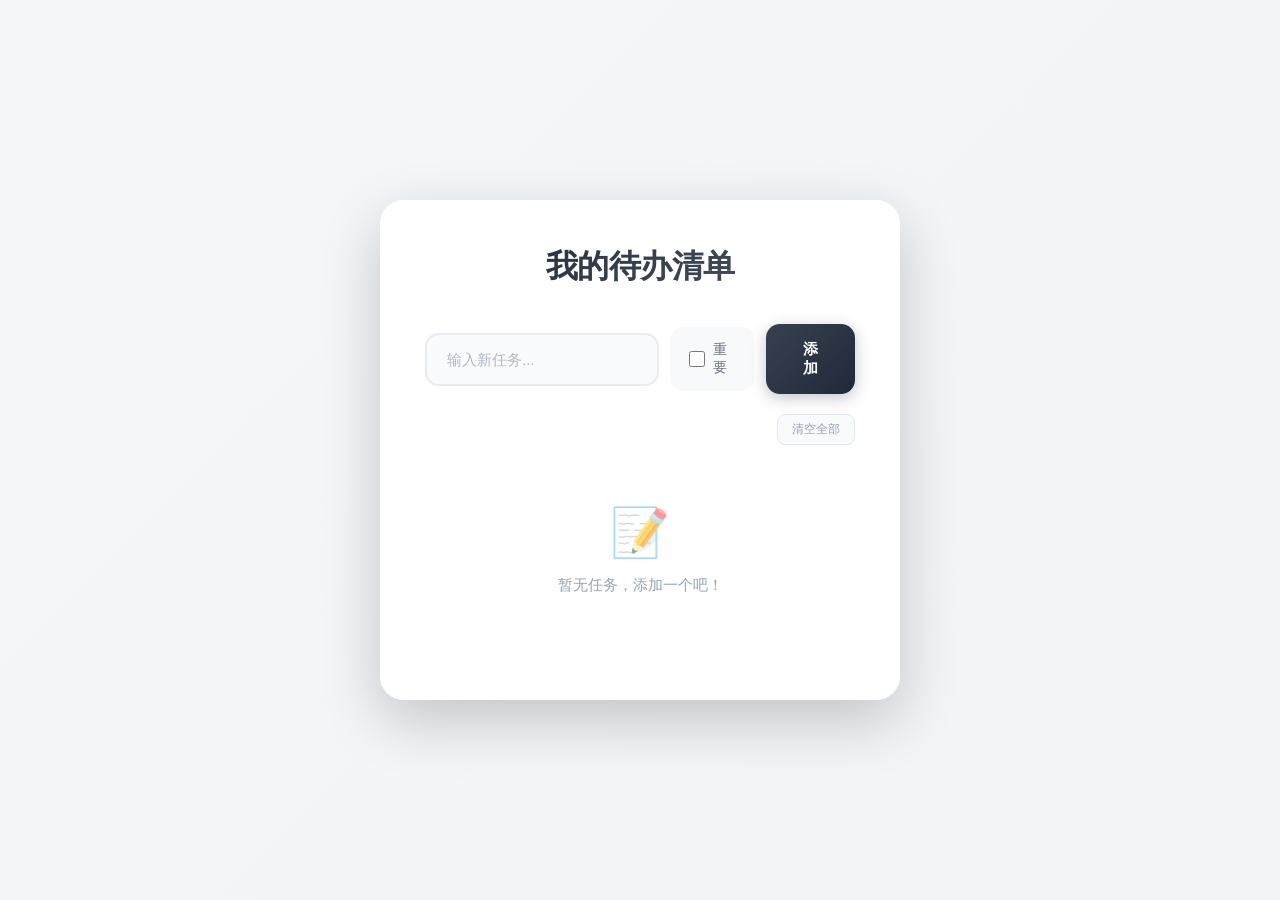
<file: index.html>
<!DOCTYPE html>
<html lang="zh-CN">
<head>
    <meta charset="UTF-8">
    <meta name="viewport" content="width=device-width, initial-scale=1.0">
    <title>✨ 待办清单</title>
    <link rel="stylesheet" href="style.css">
</head>
<body>
    <div class="container">
        <h1>我的待办清单</h1>

        <div class="input-section">
            <input type="text" id="taskInput" placeholder="输入新任务..." />
            <label class="priority-label">
                <input type="checkbox" id="priorityInput" />
                <span>重要</span>
            </label>
            <button id="addBtn">添加</button>
        </div>

        <div class="footer-section">
            <button id="clearAllBtn" class="clear-btn">清空全部</button>
        </div>

        <ul id="taskList"></ul>
    </div>

    <script>
        // 获取 DOM 元素
        const taskInput = document.getElementById('taskInput');
        const priorityInput = document.getElementById('priorityInput');
        const addBtn = document.getElementById('addBtn');
        const clearAllBtn = document.getElementById('clearAllBtn');
        const taskList = document.getElementById('taskList');

        // 从本地存储加载任务
        let tasks = JSON.parse(localStorage.getItem('tasks')) || [];

        // 初始化渲染
        renderTasks();

        // 添加按钮点击事件
        addBtn.addEventListener('click', addTask);

        // 输入框回车事件
        taskInput.addEventListener('keypress', (e) => {
            if (e.key === 'Enter') addTask();
        });

        // 清空全部按钮事件
        clearAllBtn.addEventListener('click', () => {
            if (tasks.length === 0) return;
            if (confirm('确定要清空所有任务吗？')) {
                tasks = [];
                saveTasks();
                renderTasks();
            }
        });

        // 格式化日期时间
        function formatDateTime(timestamp) {
            const date = new Date(timestamp);
            const year = date.getFullYear();
            const month = String(date.getMonth() + 1).padStart(2, '0');
            const day = String(date.getDate()).padStart(2, '0');
            const hours = String(date.getHours()).padStart(2, '0');
            const minutes = String(date.getMinutes()).padStart(2, '0');
            return `${year}-${month}-${day} ${hours}:${minutes}`;
        }

        // 添加任务
        function addTask() {
            const text = taskInput.value.trim();
            if (text === '') return;

            const task = {
                id: Date.now(),
                text: text,
                completed: false,
                important: priorityInput.checked,
                createdAt: Date.now()
            };

            tasks.push(task);
            saveTasks();
            renderTasks();
            taskInput.value = '';
            priorityInput.checked = false;
        }

        // 切换完成状态
        function toggleTask(id) {
            tasks = tasks.map(task =>
                task.id === id ? { ...task, completed: !task.completed } : task
            );
            saveTasks();
            renderTasks();
        }

        // 切换重要状态
        function togglePriority(id, event) {
            event.stopPropagation();
            tasks = tasks.map(task =>
                task.id === id ? { ...task, important: !task.important } : task
            );
            saveTasks();
            renderTasks();
        }

        // 删除任务
        function deleteTask(id) {
            tasks = tasks.filter(task => task.id !== id);
            saveTasks();
            renderTasks();
        }

        // 保存到本地存储
        function saveTasks() {
            localStorage.setItem('tasks', JSON.stringify(tasks));
        }

        // 渲染任务列表
        function renderTasks() {
            taskList.innerHTML = '';

            if (tasks.length === 0) {
                taskList.innerHTML = '<li class="empty">暂无任务，添加一个吧！</li>';
                return;
            }

            tasks.forEach(task => {
                const li = document.createElement('li');
                li.className = `task-item ${task.completed ? 'completed' : ''} ${task.important ? 'important' : ''}`;

                const createdTime = task.createdAt ? formatDateTime(task.createdAt) : '';
                const priorityTag = task.important
                    ? `<span class="priority-tag" onclick="togglePriority(${task.id}, event)">重要</span>`
                    : `<span class="priority-tag normal" onclick="togglePriority(${task.id}, event)">普通</span>`;

                li.innerHTML = `
                    <div class="task-content" onclick="toggleTask(${task.id})">
                        <div class="task-header">
                            ${priorityTag}
                            <span class="task-text">${task.text}</span>
                        </div>
                        <span class="task-time">${createdTime}</span>
                    </div>
                    <button class="delete-btn" onclick="deleteTask(${task.id})">删除</button>
                `;

                taskList.appendChild(li);
            });
        }
    </script>
</body>
</html>
</file>
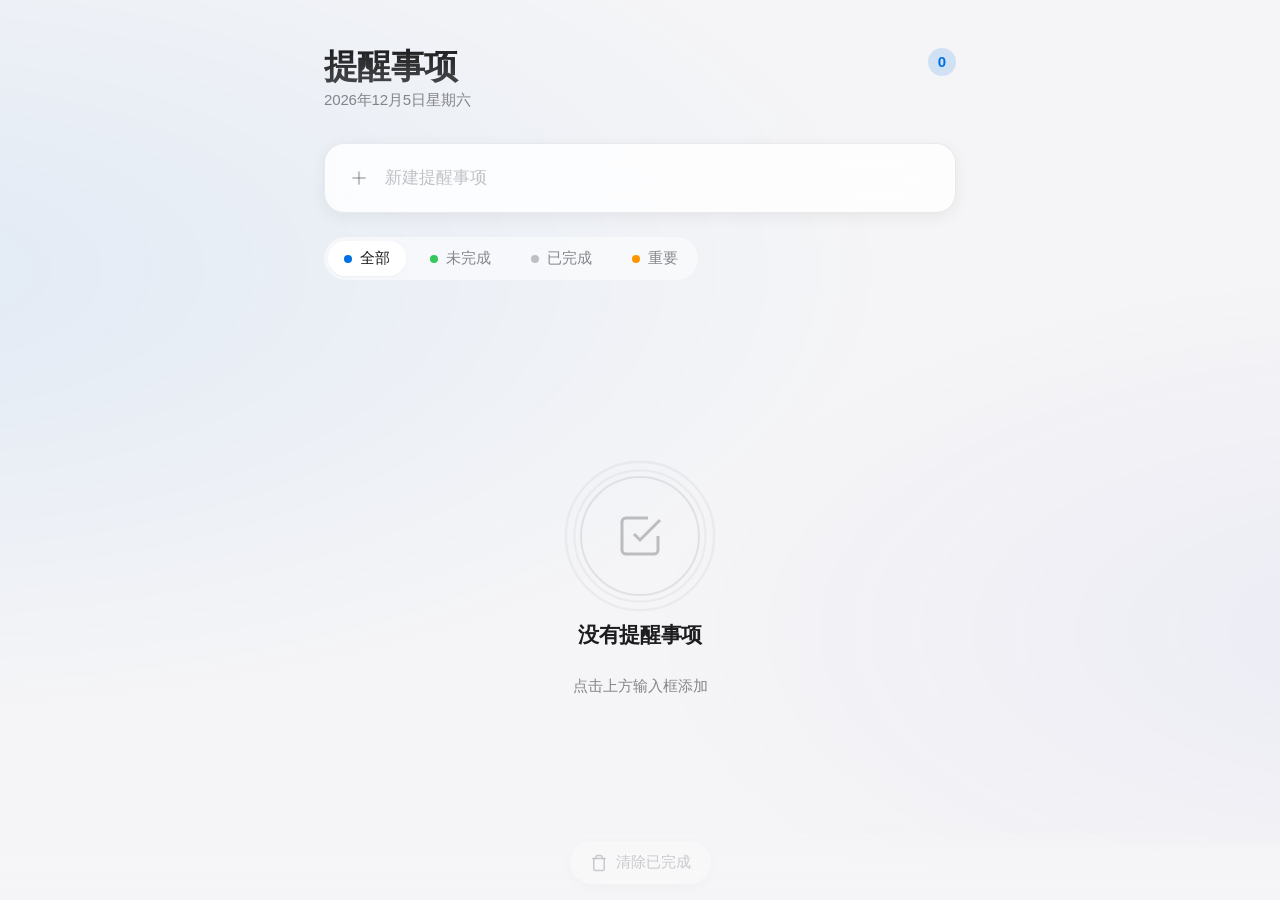
<file: 3-ToDoList/index.html>
<!DOCTYPE html>
<html lang="zh-CN">
<head>
    <meta charset="UTF-8">
    <meta name="viewport" content="width=device-width, initial-scale=1.0">
    <title>提醒事项</title>
    <link rel="stylesheet" href="styles.css">
</head>
<body>
    <div class="app">
        <!-- 背景层次 -->
        <div class="ambient-glow"></div>

        <main class="container">
            <!-- 标题区 -->
            <header class="header">
                <div class="title-group">
                    <h1 class="title">提醒事项</h1>
                    <span class="date" id="currentDate"></span>
                </div>
                <div class="stats">
                    <span class="badge" id="taskCount">0</span>
                </div>
            </header>

            <!-- 输入区 -->
            <section class="input-section">
                <div class="input-wrapper">
                    <div class="input-icon">
                        <svg width="20" height="20" viewBox="0 0 24 24" fill="none" stroke="currentColor" stroke-width="2.5" stroke-linecap="round">
                            <line x1="12" y1="5" x2="12" y2="19"></line>
                            <line x1="5" y1="12" x2="19" y2="12"></line>
                        </svg>
                    </div>
                    <input
                        type="text"
                        id="taskInput"
                        class="task-input"
                        placeholder="新建提醒事项"
                        autocomplete="off"
                    >
                    <button class="input-action" id="addBtn" aria-label="添加">
                        <svg width="24" height="24" viewBox="0 0 24 24" fill="none" stroke="currentColor" stroke-width="2.5" stroke-linecap="round">
                            <polyline points="9 18 15 12 9 6"></polyline>
                        </svg>
                    </button>
                </div>
            </section>

            <!-- 筛选标签 -->
            <nav class="filters" role="tablist">
                <button class="filter-pill active" data-filter="all" role="tab" aria-selected="true">
                    <span class="filter-dot"></span>
                    全部
                </button>
                <button class="filter-pill" data-filter="active" role="tab" aria-selected="false">
                    <span class="filter-dot active-dot"></span>
                    未完成
                </button>
                <button class="filter-pill" data-filter="completed" role="tab" aria-selected="false">
                    <span class="filter-dot completed-dot"></span>
                    已完成
                </button>
                <button class="filter-pill" data-filter="important" role="tab" aria-selected="false">
                    <span class="filter-dot important-dot"></span>
                    重要
                </button>
            </nav>

            <!-- 任务列表 -->
            <section class="list-section">
                <ul class="task-list" id="taskList">
                    <!-- 动态生成 -->
                </ul>

                <!-- 空状态 -->
                <div class="empty-state" id="emptyState">
                    <div class="empty-visual">
                        <div class="empty-ring"></div>
                        <svg class="empty-icon" width="48" height="48" viewBox="0 0 24 24" fill="none" stroke="currentColor" stroke-width="1.5">
                            <path d="M9 11l3 3L22 4"></path>
                            <path d="M21 12v7a2 2 0 01-2 2H5a2 2 0 01-2-2V5a2 2 0 012-2h11"></path>
                        </svg>
                    </div>
                    <p class="empty-title">没有提醒事项</p>
                    <p class="empty-subtitle">点击上方输入框添加</p>
                </div>
            </section>
        </main>

        <!-- 底部工具栏 -->
        <footer class="toolbar">
            <button class="toolbar-btn clear-btn" id="clearCompleted" disabled>
                <svg width="18" height="18" viewBox="0 0 24 24" fill="none" stroke="currentColor" stroke-width="2">
                    <polyline points="3 6 5 6 21 6"></polyline>
                    <path d="M19 6v14a2 2 0 01-2 2H7a2 2 0 01-2-2V6m3 0V4a2 2 0 012-2h4a2 2 0 012 2v2"></path>
                </svg>
                清除已完成
            </button>
        </footer>
    </div>

    <script src="app.js"></script>
</body>
</html>
</file>
<file: style.css>
* {
    margin: 0;
    padding: 0;
    box-sizing: border-box;
}

body {
    font-family: -apple-system, BlinkMacSystemFont, 'Segoe UI', Roboto, 'Helvetica Neue', Arial, sans-serif;
    background: linear-gradient(135deg, #f5f7fa 0%, #e4e8ec 100%);
    background-size: 400% 400%;
    animation: gradientShift 15s ease infinite;
    min-height: 100vh;
    display: flex;
    justify-content: center;
    align-items: center;
    padding: 20px;
}

@keyframes gradientShift {
    0%, 100% { background-position: 0% 50%; }
    50% { background-position: 100% 50%; }
}

.container {
    background: rgba(255, 255, 255, 0.95);
    backdrop-filter: blur(20px);
    border-radius: 24px;
    box-shadow: 0 20px 60px rgba(0, 0, 0, 0.2), 0 0 1px rgba(255, 255, 255, 0.5) inset;
    padding: 45px;
    width: 100%;
    max-width: 520px;
    animation: fadeInUp 0.6s ease-out;
}

@keyframes fadeInUp {
    from {
        opacity: 0;
        transform: translateY(30px);
    }
    to {
        opacity: 1;
        transform: translateY(0);
    }
}

h1 {
    background: linear-gradient(135deg, #1f2937 0%, #4b5563 100%);
    -webkit-background-clip: text;
    -webkit-text-fill-color: transparent;
    background-clip: text;
    text-align: center;
    font-size: 32px;
    font-weight: 700;
    margin-bottom: 35px;
    letter-spacing: -0.5px;
}

.input-section {
    display: flex;
    gap: 12px;
    margin-bottom: 20px;
    align-items: center;
}

#taskInput {
    flex: 1;
    padding: 16px 20px;
    border: 2px solid #e8eaf6;
    border-radius: 14px;
    font-size: 15px;
    outline: none;
    transition: all 0.3s ease;
    background: #fafbfc;
}

#taskInput:focus {
    border-color: #6b7280;
    box-shadow: 0 0 0 4px rgba(107, 114, 128, 0.1);
    background: #fff;
}

#taskInput::placeholder {
    color: #b0b8c9;
}

.priority-label {
    display: flex;
    align-items: center;
    gap: 8px;
    cursor: pointer;
    user-select: none;
    padding: 12px 16px;
    border-radius: 12px;
    transition: all 0.3s ease;
    background: #f8f9fa;
    border: 2px solid transparent;
}

.priority-label:hover {
    background: #fff0f0;
    border-color: #fde2e4;
}

.priority-label input[type="checkbox"] {
    width: 20px;
    height: 20px;
    cursor: pointer;
    accent-color: #ef4444;
    transition: transform 0.2s ease;
}

.priority-label input[type="checkbox"]:checked {
    transform: scale(1.1);
}

.priority-label span {
    font-size: 14px;
    color: #6b7280;
    font-weight: 500;
}

#addBtn {
    padding: 16px 32px;
    background: linear-gradient(135deg, #374151 0%, #1f2937 100%);
    color: #fff;
    border: none;
    border-radius: 14px;
    font-size: 15px;
    font-weight: 600;
    cursor: pointer;
    transition: all 0.3s ease;
    box-shadow: 0 4px 15px rgba(55, 65, 81, 0.3);
}

#addBtn:hover {
    box-shadow: 0 6px 25px rgba(55, 65, 81, 0.4);
    transform: translateY(-2px);
}

#addBtn:active {
    transform: translateY(0) scale(0.98);
}

.footer-section {
    margin-top: 20px;
    text-align: right;
}

.clear-btn {
    padding: 6px 14px;
    background: #f8fafc;
    color: #94a3b8;
    border: 1px solid #e2e8f0;
    border-radius: 8px;
    font-size: 12px;
    font-weight: 500;
    cursor: pointer;
    transition: all 0.2s ease;
}

.clear-btn:hover {
    background: #f1f5f9;
    color: #64748b;
    border-color: #cbd5e1;
}

#taskList {
    list-style: none;
}

.task-item {
    display: flex;
    align-items: center;
    justify-content: space-between;
    padding: 18px 20px;
    background: #ffffff;
    border-radius: 16px;
    margin-bottom: 12px;
    transition: all 0.3s ease;
    border: 1px solid #f0f0f0;
    animation: slideIn 0.4s ease-out;
}

@keyframes slideIn {
    from {
        opacity: 0;
        transform: translateX(-20px);
    }
    to {
        opacity: 1;
        transform: translateX(0);
    }
}

.task-item:hover {
    background: #fafafa;
    border-color: #e5e7eb;
    transform: translateX(4px);
    box-shadow: 0 4px 15px rgba(0, 0, 0, 0.05);
}

.task-item.important {
    border-left: 4px solid #ef4444;
    background: linear-gradient(135deg, #fef2f2 0%, #ffffff 100%);
}

.task-item.important:hover {
    background: linear-gradient(135deg, #fee2e2 0%, #fafbff 100%);
}

.task-content {
    flex: 1;
    cursor: pointer;
}

.task-header {
    display: flex;
    align-items: center;
    gap: 8px;
}

.priority-tag {
    padding: 4px 12px;
    background: #f1f5f9;
    color: #ef4444;
    border-radius: 20px;
    font-size: 12px;
    font-weight: 600;
    flex-shrink: 0;
    cursor: pointer;
    transition: all 0.2s ease;
    box-shadow: 0 2px 8px rgba(0, 0, 0, 0.05);
}

.priority-tag.normal {
    background: #f3f4f6;
    color: #9ca3af;
    box-shadow: 0 2px 8px rgba(0, 0, 0, 0.05);
}

.priority-tag:hover {
    transform: scale(1.1);
    box-shadow: 0 4px 12px rgba(0, 0, 0, 0.1);
}

.priority-tag.normal:hover {
    box-shadow: 0 4px 12px rgba(0, 0, 0, 0.1);
}

.task-text {
    font-size: 16px;
    color: #374151;
    transition: color 0.2s ease;
    font-weight: 500;
}

.task-time {
    font-size: 12px;
    color: #cbd5e1;
    margin-top: 8px;
    font-weight: 500;
    display: flex;
    align-items: center;
    gap: 4px;
}

.task-time::before {
    content: '🕐';
    font-size: 11px;
}

.task-item.completed {
    background: linear-gradient(135deg, #f0fdf4 0%, #ffffff 100%);
    border-color: #bbf7d0;
}

.task-item.completed .task-text {
    color: #86efac;
    text-decoration: line-through;
    text-decoration-thickness: 2px;
}

.task-item.completed .priority-tag {
    opacity: 0.5;
}

.delete-btn {
    padding: 10px 18px;
    background: #f8fafc;
    color: #94a3b8;
    border: 2px solid #e2e8f0;
    border-radius: 10px;
    font-size: 13px;
    font-weight: 500;
    cursor: pointer;
    transition: all 0.2s ease;
    margin-left: 14px;
}

.delete-btn:hover {
    background: #f1f5f9;
    color: #64748b;
    border-color: #cbd5e1;
    transform: scale(1.05);
}

.empty {
    text-align: center;
    color: #94a3b8;
    font-size: 15px;
    padding: 60px 20px;
    font-weight: 500;
}

.empty::before {
    content: '📝';
    display: block;
    font-size: 48px;
    margin-bottom: 15px;
    opacity: 0.6;
}
</file>
<file: 3-ToDoList/styles.css>
/* ========================================
   Apple-Inspired Design System
   ======================================== */

/* CSS Custom Properties */
:root {
  /* Color System - Subtle with blue tint */
  --color-bg: #f5f5f7;
  --color-surface: rgba(255, 255, 255, 0.82);
  --color-surface-elevated: rgba(255, 255, 255, 0.95);
  --color-surface-hover: rgba(255, 255, 255, 0.95);
  --color-border: rgba(0, 0, 0, 0.08);
  --color-border-strong: rgba(0, 0, 0, 0.16);

  /* Text Colors - Not pure black */
  --text-primary: #1d1d1f;
  --text-secondary: rgba(60, 60, 67, 0.6);
  --text-tertiary: rgba(60, 60, 67, 0.3);

  /* Accent - Apple Blue */
  --accent: #0071e3;
  --accent-hover: #0077ed;
  --accent-pressed: #0068d1;
  --accent-light: rgba(0, 113, 227, 0.15);

  /* Semantic Colors */
  --success: #34c759;
  --warning: #ff9500;
  --destructive: #ff3b30;
  --destructive-hover: #ff453a;
  --destructive-light: rgba(255, 59, 48, 0.1);

  /* Spacing - Based on 4px grid */
  --space-xs: 4px;
  --space-sm: 8px;
  --space-md: 16px;
  --space-lg: 24px;
  --space-xl: 32px;
  --space-2xl: 48px;

  /* Typography */
  --font-stack: -apple-system, BlinkMacSystemFont, 'SF Pro Display', 'SF Pro Text', 'Helvetica Neue', sans-serif;

  /* Motion - Exponential easing */
  --ease-out-quart: cubic-bezier(0.25, 1, 0.5, 1);
  --ease-out-quint: cubic-bezier(0.22, 1, 0.36, 1);
  --ease-out-expo: cubic-bezier(0.16, 1, 0.3, 1);
  --ease-in-out: cubic-bezier(0.65, 0, 0.35, 1);

  /* Duration */
  --duration-instant: 100ms;
  --duration-fast: 200ms;
  --duration-normal: 300ms;
  --duration-slow: 500ms;

  /* Radius */
  --radius-sm: 8px;
  --radius-md: 12px;
  --radius-lg: 16px;
  --radius-xl: 20px;
  --radius-full: 9999px;

  /* Shadows - Soft, layered */
  --shadow-sm: 0 1px 2px rgba(0, 0, 0, 0.04);
  --shadow-md: 0 4px 16px rgba(0, 0, 0, 0.06);
  --shadow-lg: 0 8px 32px rgba(0, 0, 0, 0.08);
  --shadow-xl: 0 16px 48px rgba(0, 0, 0, 0.1);
}

/* Reset */
*, *::before, *::after {
  margin: 0;
  padding: 0;
  box-sizing: border-box;
}

html {
  -webkit-font-smoothing: antialiased;
  -moz-osx-font-smoothing: grayscale;
}

body {
  font-family: var(--font-stack);
  font-size: 17px;
  line-height: 1.47059;
  color: var(--text-primary);
  background: var(--color-bg);
  min-height: 100vh;
  overflow-x: hidden;
}

/* ========================================
   Layout
   ======================================== */

.app {
  min-height: 100vh;
  display: flex;
  flex-direction: column;
  position: relative;
}

/* Ambient Background Glow */
.ambient-glow {
  position: fixed;
  inset: 0;
  pointer-events: none;
  overflow: hidden;
  z-index: 0;
}

.ambient-glow::before {
  content: '';
  position: absolute;
  top: -50%;
  left: -50%;
  width: 200%;
  height: 200%;
  background: radial-gradient(
    ellipse 80% 50% at 20% 40%,
    rgba(0, 113, 227, 0.08) 0%,
    transparent 50%
  ),
  radial-gradient(
    ellipse 60% 40% at 80% 60%,
    rgba(88, 86, 214, 0.06) 0%,
    transparent 50%
  );
  animation: ambient-float 20s ease-in-out infinite;
}

@keyframes ambient-float {
  0%, 100% { transform: translate(0, 0) rotate(0deg); }
  33% { transform: translate(2%, 2%) rotate(1deg); }
  66% { transform: translate(-1%, 1%) rotate(-1deg); }
}

.container {
  flex: 1;
  max-width: 680px;
  width: 100%;
  margin: 0 auto;
  padding: var(--space-xl) var(--space-lg);
  position: relative;
  z-index: 1;
  display: flex;
  flex-direction: column;
}

/* ========================================
   Header
   ======================================== */

.header {
  display: flex;
  justify-content: space-between;
  align-items: flex-start;
  margin-bottom: var(--space-xl);
  padding-top: var(--space-md);
}

.title-group {
  display: flex;
  flex-direction: column;
  gap: var(--space-xs);
}

.title {
  font-size: 34px;
  font-weight: 700;
  letter-spacing: -0.022em;
  line-height: 1.1;
  background: linear-gradient(180deg, var(--text-primary) 0%, rgba(29, 29, 31, 0.8) 100%);
  -webkit-background-clip: text;
  -webkit-text-fill-color: transparent;
}

.date {
  font-size: 15px;
  font-weight: 400;
  color: var(--text-secondary);
  letter-spacing: -0.01em;
}

.stats {
  display: flex;
  align-items: center;
  gap: var(--space-sm);
}

.badge {
  display: inline-flex;
  align-items: center;
  justify-content: center;
  min-width: 28px;
  height: 28px;
  padding: 0 10px;
  font-size: 15px;
  font-weight: 600;
  color: var(--accent);
  background: var(--accent-light);
  border-radius: var(--radius-full);
  font-variant-numeric: tabular-nums;
  transition: transform var(--duration-fast) var(--ease-out-quart);
}

.badge.updated {
  animation: badge-pop 400ms var(--ease-out-quart);
}

@keyframes badge-pop {
  0% { transform: scale(1); }
  50% { transform: scale(1.15); }
  100% { transform: scale(1); }
}

/* ========================================
   Input Section
   ======================================== */

.input-section {
  margin-bottom: var(--space-lg);
}

.input-wrapper {
  display: flex;
  align-items: center;
  gap: var(--space-md);
  padding: var(--space-md) var(--space-lg);
  background: var(--color-surface);
  backdrop-filter: blur(20px) saturate(180%);
  -webkit-backdrop-filter: blur(20px) saturate(180%);
  border: 1px solid var(--color-border);
  border-radius: var(--radius-xl);
  box-shadow: var(--shadow-md);
  transition: all var(--duration-fast) var(--ease-out-quart);
}

.input-wrapper:focus-within {
  background: var(--color-surface-elevated);
  border-color: var(--accent);
  box-shadow:
    var(--shadow-md),
    0 0 0 4px var(--accent-light);
  transform: translateY(-1px);
}

.input-icon {
  color: var(--text-tertiary);
  display: flex;
  align-items: center;
  justify-content: center;
  transition: color var(--duration-fast) var(--ease-out-quart);
}

.input-wrapper:focus-within .input-icon {
  color: var(--accent);
}

.task-input {
  flex: 1;
  border: none;
  background: transparent;
  font-size: 17px;
  font-weight: 400;
  color: var(--text-primary);
  outline: none;
  padding: 4px 0;
}

.task-input::placeholder {
  color: var(--text-tertiary);
}

.input-action {
  width: 36px;
  height: 36px;
  display: flex;
  align-items: center;
  justify-content: center;
  border: none;
  background: transparent;
  color: var(--text-tertiary);
  border-radius: var(--radius-full);
  cursor: pointer;
  opacity: 0;
  transform: translateX(-8px);
  transition: all var(--duration-fast) var(--ease-out-quart);
}

.input-wrapper:focus-within .input-action {
  opacity: 1;
  transform: translateX(0);
}

.input-action:hover {
  background: var(--accent-light);
  color: var(--accent);
}

.input-action:active {
  transform: scale(0.92);
}

/* ========================================
   Filters
   ======================================== */

.filters {
  display: flex;
  gap: var(--space-sm);
  margin-bottom: var(--space-lg);
  padding: 4px;
  background: rgba(255, 255, 255, 0.5);
  border-radius: var(--radius-full);
  width: fit-content;
  backdrop-filter: blur(10px);
}

.filter-pill {
  display: flex;
  align-items: center;
  gap: 8px;
  padding: 8px 16px;
  border: none;
  background: transparent;
  font-size: 15px;
  font-weight: 400;
  color: var(--text-secondary);
  border-radius: var(--radius-full);
  cursor: pointer;
  position: relative;
  transition: all var(--duration-fast) var(--ease-out-quart);
}

.filter-pill:hover {
  color: var(--text-primary);
}

.filter-pill.active {
  background: var(--color-surface-elevated);
  color: var(--text-primary);
  box-shadow: var(--shadow-sm);
  font-weight: 500;
}

.filter-dot {
  width: 8px;
  height: 8px;
  border-radius: 50%;
  background: var(--text-tertiary);
  transition: background var(--duration-fast) var(--ease-out-quart);
}

.filter-pill.active .filter-dot {
  background: var(--accent);
}

.filter-dot.active-dot {
  background: var(--success);
}

.filter-dot.completed-dot {
  background: var(--text-tertiary);
}

.filter-dot.important-dot {
  background: var(--warning);
}

/* ========================================
   List Section
   ======================================== */

.list-section {
  flex: 1;
  min-height: 300px;
  display: flex;
  flex-direction: column;
}

.task-list {
  list-style: none;
  display: flex;
  flex-direction: column;
  gap: var(--space-sm);
}

/* Task Item */
.task-item {
  display: flex;
  align-items: center;
  gap: var(--space-md);
  padding: var(--space-md) var(--space-lg);
  background: var(--color-surface);
  backdrop-filter: blur(20px) saturate(180%);
  border: 1px solid var(--color-border);
  border-radius: var(--radius-lg);
  position: relative;
  transform-origin: center;
  --item-index: 0;
  animation: item-enter var(--duration-normal) var(--ease-out-quart) backwards;
  animation-delay: calc(var(--item-index) * 40ms);
  transition: all var(--duration-fast) var(--ease-out-quart);
}

@keyframes item-enter {
  from {
    opacity: 0;
    transform: translateY(12px) scale(0.98);
  }
  to {
    opacity: 1;
    transform: translateY(0) scale(1);
  }
}

.task-item:hover {
  background: var(--color-surface-hover);
  border-color: var(--color-border-strong);
  transform: translateY(-1px);
  box-shadow: var(--shadow-md);
}

.task-item.editing {
  background: var(--color-surface-elevated);
  border-color: var(--accent);
  box-shadow: 0 0 0 3px var(--accent-light);
}

.task-item.removing {
  animation: item-exit var(--duration-normal) var(--ease-out-quart) forwards;
}

@keyframes item-exit {
  to {
    opacity: 0;
    transform: translateX(20px) scale(0.95);
    height: 0;
    margin: 0;
    padding: 0;
    border: none;
  }
}

/* Checkbox */
.task-checkbox {
  width: 24px;
  height: 24px;
  border: 2px solid var(--color-border-strong);
  border-radius: var(--radius-full);
  display: flex;
  align-items: center;
  justify-content: center;
  cursor: pointer;
  flex-shrink: 0;
  transition: all var(--duration-instant) var(--ease-out-quart);
}

.task-checkbox:hover {
  border-color: var(--accent);
}

.task-checkbox.checked {
  background: var(--accent);
  border-color: var(--accent);
}

.task-checkbox svg {
  width: 14px;
  height: 14px;
  color: white;
  transform: scale(0);
  transition: transform var(--duration-fast) var(--ease-out-quart);
}

.task-checkbox.checked svg {
  transform: scale(1);
}

/* Task Content */
.task-content {
  flex: 1;
  font-size: 17px;
  font-weight: 400;
  color: var(--text-primary);
  cursor: text;
  padding: 4px 0;
  position: relative;
  transition: color var(--duration-fast) var(--ease-out-quart);
}

.task-content:hover {
  color: var(--accent);
}

.task-content.completed {
  color: var(--text-tertiary);
  text-decoration: line-through;
}

.task-input-edit {
  flex: 1;
  font-size: 17px;
  font-weight: 400;
  color: var(--text-primary);
  background: transparent;
  border: none;
  outline: none;
  padding: 4px 0;
}

/* Star Button */
.task-star {
  width: 36px;
  height: 36px;
  display: flex;
  align-items: center;
  justify-content: center;
  border: none;
  background: transparent;
  border-radius: var(--radius-full);
  cursor: pointer;
  color: var(--text-tertiary);
  opacity: 0;
  transform: scale(0.8);
  transition: all var(--duration-fast) var(--ease-out-quart);
}

.task-item:hover .task-star {
  opacity: 1;
  transform: scale(1);
}

.task-star:hover {
  background: rgba(255, 149, 0, 0.1);
  color: var(--warning);
}

.task-star.active {
  opacity: 1;
  transform: scale(1);
  color: var(--warning);
}

.task-star svg {
  width: 20px;
  height: 20px;
  transition: transform var(--duration-fast) var(--ease-out-quart);
}

.task-star:active svg {
  transform: scale(0.85);
}

/* Delete Button */
.task-delete {
  width: 36px;
  height: 36px;
  display: flex;
  align-items: center;
  justify-content: center;
  border: none;
  background: transparent;
  border-radius: var(--radius-full);
  cursor: pointer;
  color: var(--text-tertiary);
  opacity: 0;
  transform: scale(0.8);
  transition: all var(--duration-fast) var(--ease-out-quart);
}

.task-item:hover .task-delete {
  opacity: 1;
  transform: scale(1);
}

.task-delete:hover {
  background: var(--destructive-light);
  color: var(--destructive);
}

.task-delete svg {
  width: 18px;
  height: 18px;
  transition: transform var(--duration-fast) var(--ease-out-quart);
}

.task-delete:active svg {
  transform: scale(0.85);
}

/* ========================================
   Empty State
   ======================================== */

.empty-state {
  display: none;
  flex-direction: column;
  align-items: center;
  justify-content: center;
  flex: 1;
  gap: var(--space-lg);
  padding: var(--space-2xl) var(--space-lg);
  animation: empty-enter var(--duration-slow) var(--ease-out-quart);
}

.empty-state.show {
  display: flex;
}

@keyframes empty-enter {
  from {
    opacity: 0;
    transform: translateY(20px);
  }
  to {
    opacity: 1;
    transform: translateY(0);
  }
}

.empty-visual {
  position: relative;
  width: 120px;
  height: 120px;
  display: flex;
  align-items: center;
  justify-content: center;
}

.empty-ring {
  position: absolute;
  inset: 0;
  border: 2px solid var(--color-border);
  border-radius: 50%;
  animation: ring-pulse 3s ease-in-out infinite;
}

.empty-ring::before,
.empty-ring::after {
  content: '';
  position: absolute;
  inset: 0;
  border: 2px solid var(--color-border);
  border-radius: 50%;
  opacity: 0.5;
}

.empty-ring::before {
  transform: scale(1.15);
  animation: ring-pulse 3s ease-in-out infinite 1s;
}

.empty-ring::after {
  transform: scale(1.3);
  animation: ring-pulse 3s ease-in-out infinite 2s;
}

@keyframes ring-pulse {
  0%, 100% { opacity: 0.3; transform: scale(1); }
  50% { opacity: 0.6; transform: scale(1.05); }
}

.empty-icon {
  color: var(--text-tertiary);
  position: relative;
  z-index: 1;
}

.empty-title {
  font-size: 21px;
  font-weight: 600;
  color: var(--text-primary);
  letter-spacing: -0.021em;
}

.empty-subtitle {
  font-size: 15px;
  color: var(--text-secondary);
}

/* ========================================
   Toolbar
   ======================================== */

.toolbar {
  position: fixed;
  bottom: 0;
  left: 0;
  right: 0;
  padding: var(--space-md) var(--space-lg);
  padding-bottom: max(var(--space-md), env(safe-area-inset-bottom));
  background: linear-gradient(
    to top,
    var(--color-bg) 0%,
    rgba(245, 245, 247, 0.9) 60%,
    transparent 100%
  );
  display: flex;
  justify-content: center;
  z-index: 10;
  pointer-events: none;
}

.toolbar-btn {
  display: flex;
  align-items: center;
  gap: 8px;
  padding: 12px 20px;
  border: none;
  background: var(--color-surface);
  backdrop-filter: blur(20px);
  border-radius: var(--radius-full);
  font-size: 15px;
  font-weight: 400;
  color: var(--text-secondary);
  cursor: pointer;
  box-shadow: var(--shadow-md);
  pointer-events: auto;
  transition: all var(--duration-fast) var(--ease-out-quart);
}

.toolbar-btn:hover:not(:disabled) {
  background: var(--color-surface-elevated);
  color: var(--destructive);
  transform: translateY(-2px);
  box-shadow: var(--shadow-lg);
}

.toolbar-btn:disabled {
  opacity: 0.4;
  cursor: not-allowed;
}

.toolbar-btn svg {
  transition: transform var(--duration-fast) var(--ease-out-quart);
}

.toolbar-btn:hover:not(:disabled) svg {
  transform: rotate(8deg);
}

/* ========================================
   Reduced Motion
   ======================================== */

@media (prefers-reduced-motion: reduce) {
  *, *::before, *::after {
    animation-duration: 0.01ms !important;
    transition-duration: 0.01ms !important;
  }

  .ambient-glow::before {
    animation: none;
  }
}

/* ========================================
   Responsive
   ======================================== */

@media (max-width: 640px) {
  .container {
    padding: var(--space-lg) var(--space-md);
  }

  .header {
    margin-bottom: var(--space-lg);
  }

  .title {
    font-size: 28px;
  }

  .filters {
    width: 100%;
    overflow-x: auto;
    scrollbar-width: none;
  }

  .filters::-webkit-scrollbar {
    display: none;
  }

  .task-item {
    padding: var(--space-md);
  }

  .task-star,
  .task-delete {
    opacity: 1;
    transform: scale(1);
  }
}
</file>
